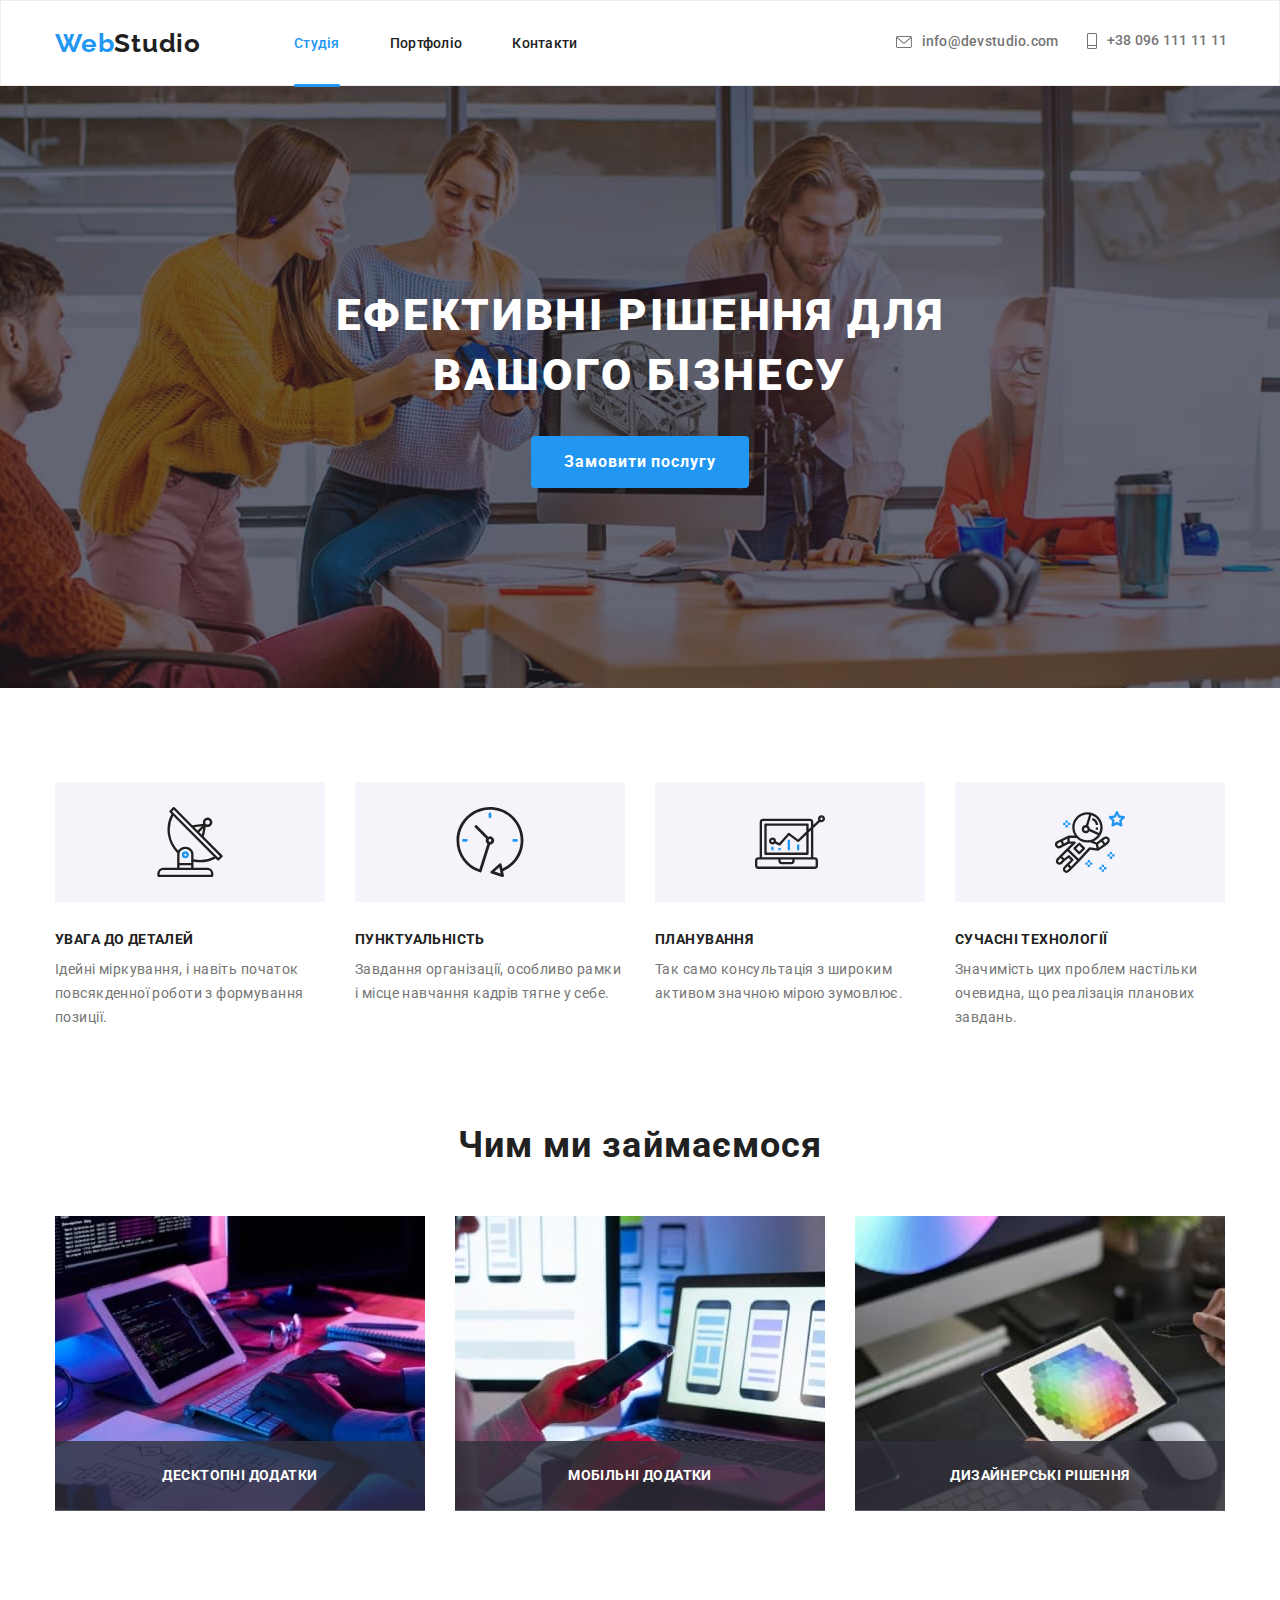
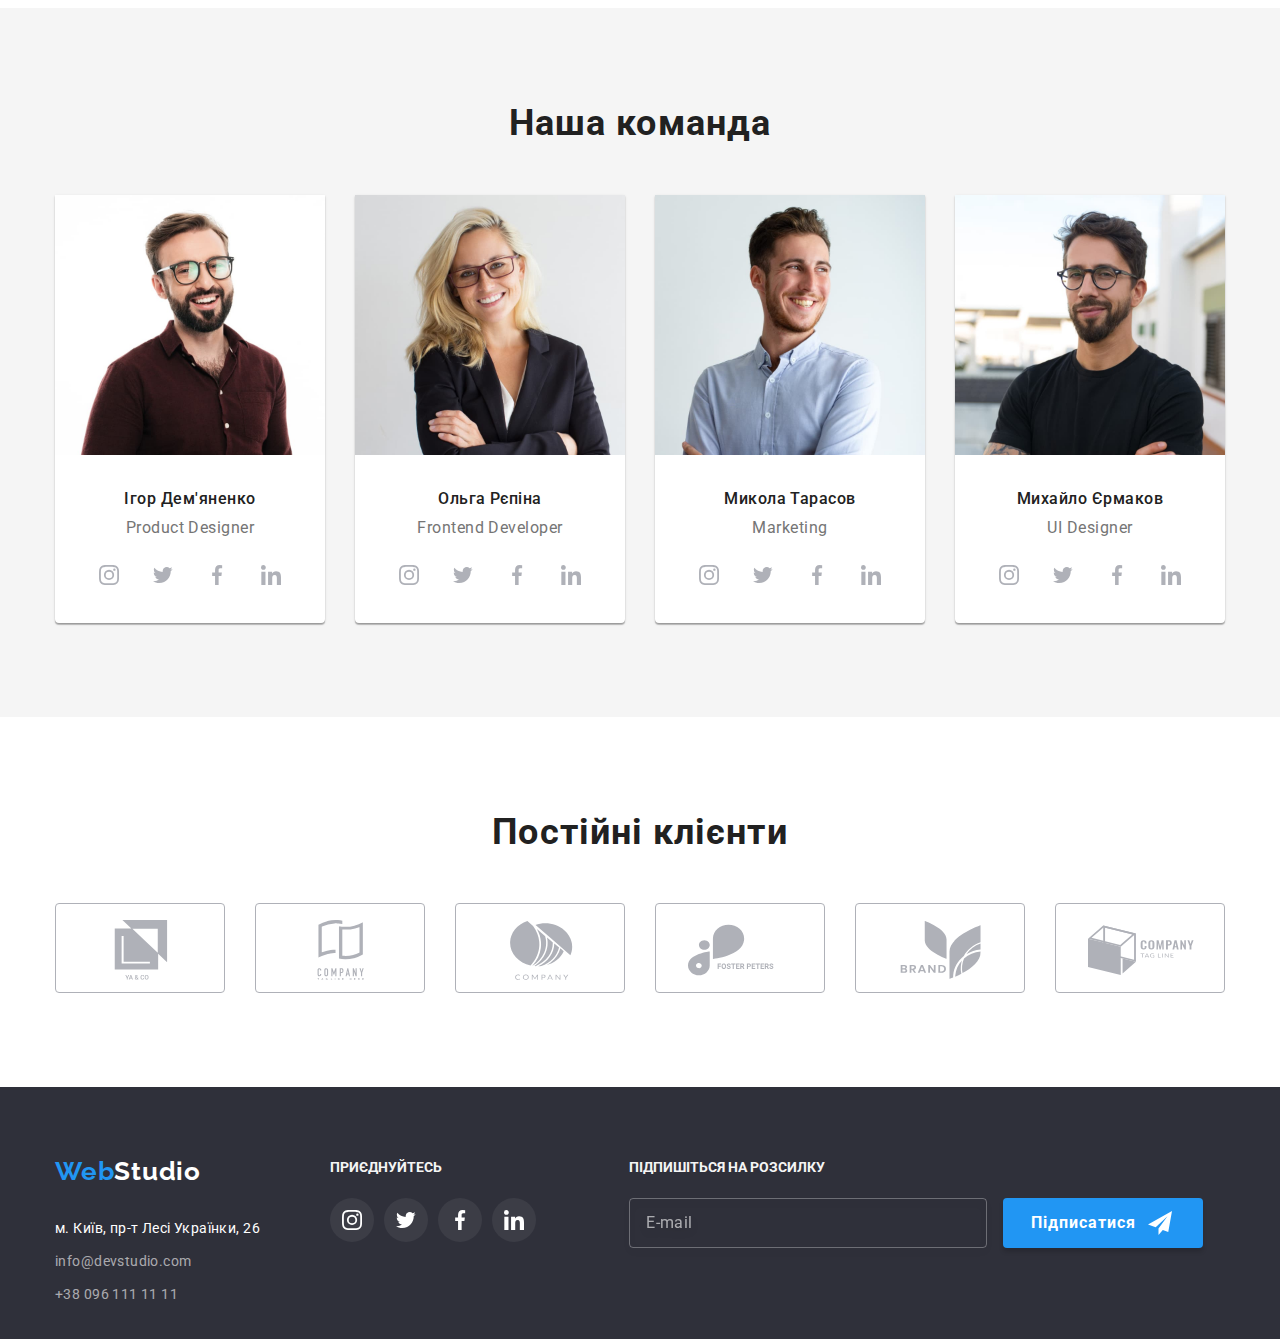
<file: index.html>
<!DOCTYPE html>
<html lang="en">
  <head>
    <meta charset="UTF-8" />
    <meta http-equiv="X-UA-Compatible" content="IE=edge" />
    <meta name="viewport" content="width=device-width, initial-scale=1.0" />
    <title>Студія</title>
    <link rel="preconnect" href="https://fonts.googleapis.com" />
    <link rel="preconnect" href="https://fonts.gstatic.com" crossorigin />
    <link
      href="https://fonts.googleapis.com/css2?family=Raleway:wght@700&family=Roboto:wght@400;500;700;900&display=swap"
      rel="stylesheet"
    />
    <link
      rel="stylesheet"
      href="https://cdnjs.cloudflare.com/ajax/libs/modern-normalize/1.1.0/modern-normalize.min.css"
    />
    <link rel="stylesheet" href="./css/styles.css" />
  </head>
  <body>
    <!--header-->
    <header class="header">
      <div class="container nav-flex">
        <nav class="header-nav nav-flex">
          <a href="index.html" class="logo logo-black"><span class="logo-web">Web</span>Studio</a>
          <ul class="link-list site-nav">
            <li class="lst nav-item"><a href="index.html" class="link current">Студія</a></li>
            <li class="lst nav-item"><a href="portfolio.html" class="link">Портфоліо</a></li>
            <li class="lst nav-item"><a href="" class="link">Контакти</a></li>
          </ul>
        </nav>
        <ul class="list">
          <li class="lst contact-item">
            <a class="link link-list" href="mailto:info@devstudio.com"
              ><svg class="contact-icon" width="16" height="12">
                <use href="./images/icons.svg#icon-envelope"></use></svg
              >info@devstudio.com</a
            >
          </li>

          <li class="lst contact-item contact-item1">
            <a class="link link-list" href="tel:+380961111111"
              ><svg class="contact-icon" width="10" height="16">
                <use href="./images/icons.svg#icon-mobile"></use></svg
              >+38 096 111 11 11</a
            >
          </li>
        </ul>
      </div>
    </header>
    <!--main-->
    <main>
      <section class="hero">
        <!--button-->
        <h1 class="hero-title">Ефективні рішення для вашого бізнесу</h1>
        <button data-modal-open type="button" class="hero-button">Замовити послугу</button>
      </section>
      <section class="section">
        <div class="container">
          <h2 hidden>Переваги</h2>
          <ul class="features">
            <!--feature 1-->

            <li class="lst">
              <div class="features-bcg">
                <svg class="features-icon" width="70" height="70">
                  <use href="./images/icons.svg#icon-antenna-1"></use>
                </svg>
              </div>
              <h3 class="features-title">УВАГА ДО ДЕТАЛЕЙ</h3>
              <p class="features-text">
                Ідейні міркування, і навіть початок повсякденної роботи з формування позиції.
              </p>
            </li>
            <!--feature 2-->
            <li class="lst">
              <div class="features-bcg">
                <svg class="features-icon" width="70" height="70">
                  <use href="./images/icons.svg#icon-clock-1"></use>
                </svg>
              </div>
              <h3 class="features-title">ПУНКТУАЛЬНІСТЬ</h3>
              <p class="features-text">
                Завдання організації, особливо рамки і місце навчання кадрів тягне у себе.
              </p>
            </li>
            <!--feature 3-->
            <li class="lst">
              <div class="features-bcg">
                <svg class="features-icon" width="70" height="70">
                  <use href="./images/icons.svg#icon-diagram-1"></use>
                </svg>
              </div>
              <h3 class="features-title">ПЛАНУВАННЯ</h3>
              <p class="features-text">
                Так само консультація з широким активом значною мірою зумовлює.
              </p>
            </li>
            <!--feature 4-->
            <li class="lst">
              <div class="features-bcg">
                <svg class="features-icon" width="70" height="70">
                  <use href="./images/icons.svg#icon-astronaut-1"></use>
                </svg>
              </div>
              <h3 class="features-title">СУЧАСНІ ТЕХНОЛОГІЇ</h3>
              <p class="features-text">
                Значимість цих проблем настільки очевидна, що реалізація планових завдань.
              </p>
            </li>
          </ul>
        </div>
      </section>
      <!--What we do-->
      <section class="work-section">
        <div class="container work-flex">
          <h2 class="titles">Чим ми займаємося</h2>
          <ul class="work-titles">
            <!--box1-->
            <li class="lst">
              <img src="images/photo.jpg" alt="use keyboard" width="370" />
              <div class="work-titles__description">
                <h3 class="work-titles__description-text">Десктопні додатки</h3>
              </div>
            </li>
            <!--box2-->
            <li class="lst">
              <img src="images/photo1.jpg" alt="use phone" width="370" />
              <div class="work-titles__description">
                <h3 class="work-titles__description-text">Мобільні додатки</h3>
              </div>
            </li>
            <!--box3-->
            <li class="lst">
              <img src="images/photo2.jpg" alt="use ipad" width="370" />
              <div class="work-titles__description">
                <h3 class="work-titles__description-text">Дизайнерські рішення</h3>
              </div>
            </li>
          </ul>
        </div>
      </section>
      <!--our team-->
      <section class="team">
        <div class="container">
          <h2 class="titles">Наша команда</h2>
          <ul class="team-titles">
            <!--team card 1-->
            <li class="lst">
              <img src="images/img.jpg" alt="man" width="270" />
              <h3 class="name">Ігор Дем'яненко</h3>
              <p class="work-name">Product Designer</p>
              <ul class="team-icons">
                <li class="team-bcg">
                  <a class="social-link" href="">
                    <svg class="team-icon">
                      <use href="./images/icons.svg#icon-instagram"></use>
                    </svg>
                  </a>
                </li>
                <li class="team-bcg">
                  <a class="social-link" href="">
                    <svg class="team-icon">
                      <use href="./images/icons.svg#icon-twitter"></use>
                    </svg>
                  </a>
                </li>
                <li class="team-bcg">
                  <a class="social-link" href="">
                    <svg class="team-icon">
                      <use href="./images/icons.svg#icon-facebook"></use>
                    </svg>
                  </a>
                </li>
                <li class="team-bcg">
                  <a class="social-link" href="">
                    <svg class="team-icon">
                      <use href="./images/icons.svg#icon-linkedin"></use>
                    </svg>
                  </a>
                </li>
              </ul>
            </li>
            <!--team card 2-->
            <li class="lst">
              <img src="images/img1.jpg" alt="woman" width="270" />
              <h3 class="name">Ольга Рєпіна</h3>
              <p class="work-name">Frontend Developer</p>
              <ul class="team-icons">
                <li class="team-bcg">
                  <a class="social-link" href="">
                    <svg class="team-icon">
                      <use href="./images/icons.svg#icon-instagram"></use>
                    </svg>
                  </a>
                </li>
                <li class="team-bcg">
                  <a class="social-link" href="">
                    <svg class="team-icon">
                      <use href="./images/icons.svg#icon-twitter"></use>
                    </svg>
                  </a>
                </li>
                <li class="team-bcg">
                  <a class="social-link" href="">
                    <svg class="team-icon">
                      <use href="./images/icons.svg#icon-facebook"></use>
                    </svg>
                  </a>
                </li>
                <li class="team-bcg">
                  <a class="social-link" href="">
                    <svg class="team-icon">
                      <use href="./images/icons.svg#icon-linkedin"></use>
                    </svg>
                  </a>
                </li>
              </ul>
            </li>
            <!--team card 3-->
            <li class="lst">
              <img src="images/img2.jpg" alt="man1" width="270" />
              <h3 class="name">Микола Тарасов</h3>
              <p class="work-name">Marketing</p>
              <ul class="team-icons">
                <li class="team-bcg">
                  <a class="social-link" href="">
                    <svg class="team-icon">
                      <use href="./images/icons.svg#icon-instagram"></use>
                    </svg>
                  </a>
                </li>
                <li class="team-bcg">
                  <a class="social-link" href="">
                    <svg class="team-icon">
                      <use href="./images/icons.svg#icon-twitter"></use>
                    </svg>
                  </a>
                </li>
                <li class="team-bcg">
                  <a class="social-link" href="">
                    <svg class="team-icon">
                      <use href="./images/icons.svg#icon-facebook"></use>
                    </svg>
                  </a>
                </li>
                <li class="team-bcg">
                  <a class="social-link" href="">
                    <svg class="team-icon">
                      <use href="./images/icons.svg#icon-linkedin"></use>
                    </svg>
                  </a>
                </li>
              </ul>
            </li>
            <!--team card 4-->
            <li class="lst">
              <img src="images/img3.jpg" alt="man2" width="270" />
              <h3 class="name">Михайло Єрмаков</h3>
              <p class="work-name">UI Designer</p>
              <ul class="team-icons">
                <li class="team-bcg">
                  <a class="social-link" href="">
                    <svg class="team-icon">
                      <use href="./images/icons.svg#icon-instagram"></use>
                    </svg>
                  </a>
                </li>
                <li class="team-bcg">
                  <a class="social-link" href="">
                    <svg class="team-icon">
                      <use href="./images/icons.svg#icon-twitter"></use>
                    </svg>
                  </a>
                </li>
                <li class="team-bcg">
                  <a class="social-link" href="">
                    <svg class="team-icon">
                      <use href="./images/icons.svg#icon-facebook"></use>
                    </svg>
                  </a>
                </li>
                <li class="team-bcg">
                  <a class="social-link" href="">
                    <svg class="team-icon">
                      <use href="./images/icons.svg#icon-linkedin"></use>
                    </svg>
                  </a>
                </li>
              </ul>
            </li>
          </ul>
        </div>
      </section>
      <section class="section">
        <div class="container">
          <h2 class="titles">Постійні клієнти</h2>
          <ul class="client-list">
            <!--client 1-->
            <li class="lst client-lst">
              <a class="client-link" href="">
                <svg class="clients-icon" width="106" height="60">
                  <use href="./images/icons.svg#icon-yaco"></use>
                </svg>
              </a>
            </li>
            <!--client 2-->
            <li class="lst client-lst">
              <a class="client-link" href="">
                <svg class="clients-icon" width="106" height="60">
                  <use href="./images/icons.svg#icon-company"></use>
                </svg>
              </a>
            </li>
            <!--client 3-->
            <li class="lst client-lst">
              <a class="client-link" href="">
                <svg class="clients-icon" width="106" height="60">
                  <use href="./images/icons.svg#icon-company2"></use>
                </svg>
              </a>
            </li>
            <!--client 4-->
            <li class="lst client-lst">
              <a class="client-link" href="">
                <svg class="clients-icon" width="106" height="60">
                  <use href="./images/icons.svg#icon-foster"></use>
                </svg>
              </a>
            </li>
            <!--client 5-->
            <li class="lst client-lst">
              <a class="client-link" href="">
                <svg class="clients-icon" width="106" height="60">
                  <use href="./images/icons.svg#icon-brand"></use>
                </svg>
              </a>
            </li>
            <!--client 6-->
            <li class="lst client-lst">
              <a class="client-link" href="">
                <svg class="clients-icon" width="106" height="60">
                  <use href="./images/icons.svg#icon-tag"></use>
                </svg>
              </a>
            </li>
          </ul>
        </div>
      </section>
    </main>
    <!--footer-->
    <footer class="footer">
      <div class="container">
        <div class="footer-flex">
          <div class="contacts-flex">
            <a href="index.html" class="logo logo-white"><span class="logo-web">Web</span>Studio</a>
            <address class="footer-adress">
              <ul class="adress-list">
                <li class="lst">
                  <a
                    href="https://www.google.com.ua/maps/@50.4851493,30.4721233,14z?hl=ru"
                    target="_blank"
                    rel="noopener noreferrer"
                    class="adress-link link1"
                    >м. Київ, пр-т Лесі Українки, 26</a
                  >
                </li>
                <li class="lst">
                  <a href="mailto:info@devstudio.com" class="adress-link link"
                    >info@devstudio.com</a
                  >
                </li>
                <li class="lst">
                  <a href="tel:+380961111111" class="adress-link link">+38 096 111 11 11</a>
                </li>
              </ul>
            </address>
          </div>
          <div class="social-flex">
            <p class="social-text">Приєднуйтесь</p>
            <ul class="footer-icons">
              <li class="team-bcg footer-bcg">
                <a class="social-link footer-link" href="">
                  <svg class="team-icon">
                    <use href="./images/icons.svg#icon-instagram"></use>
                  </svg>
                </a>
              </li>
              <li class="team-bcg footer-bcg">
                <a class="social-link footer-link" href="">
                  <svg class="team-icon">
                    <use href="./images/icons.svg#icon-twitter"></use>
                  </svg>
                </a>
              </li>
              <li class="team-bcg footer-bcg">
                <a class="social-link footer-link" href="">
                  <svg class="team-icon">
                    <use href="./images/icons.svg#icon-facebook"></use>
                  </svg>
                </a>
              </li>
              <li class="team-bcg footer-bcg">
                <a class="social-link footer-link" href="">
                  <svg class="team-icon">
                    <use href="./images/icons.svg#icon-linkedin"></use>
                  </svg>
                </a>
              </li>
            </ul>
          </div>
          <div class="subscribe-flex">
            <p class="social-text">Підпишіться на розсилку</p>
            <label class="footer-submit-label visually-hidden" for="submit-mail">submit mail</label>
            <input
              class="footer-input"
              type="email"
              name="submit-mail"
              id="submit-mail"
              placeholder="E-mail"
            />
            <button class="footer-submit-btn" type="submit">
              Підписатися
              <svg class="footer-icon">
                <use href="./images/icons.svg#icon-send"></use>
              </svg>
            </button>
          </div>
        </div>
      </div>
    </footer>
    <div class="backdrop is-hidden" data-modal>
      <div class="modal">
        <button class="close-btn" type="button" data-modal-close>
          <svg width="18" height="18">
            <use href="./images/icons.svg#icon-close"></use>
          </svg>
        </button>
        <form class="form">
          <p class="form-teg">Залиште свої дані, ми вам передзвонимо</p>
          <div class="form-list">
            <label class="form-label" for="name">Імя</label>
            <p>
              <input class="form-input" type="text" name="name" id="name" placeholder=" " />
              <svg class="name-icon">
                <use href="./images/icons.svg#icon-name"></use>
              </svg>
            </p>

            <label class="form-label" for="tel">Телефон</label>
            <p>
              <input class="form-input" type="tel" name="tel" id="tel" placeholder=" " />
              <svg class="phone-icon">
                <use href="./images/icons.svg#icon-phone"></use>
              </svg>
            </p>

            <label class="form-label" for="mail">Пошта</label>
            <p>
              <input class="form-input" type="email" name="mail" id="mail" placeholder=" " />
              <svg class="mail-icon">
                <use href="./images/icons.svg#icon-mail"></use>
              </svg>
            </p>

            <label class="comment-label form-label" for="comment">Комментарій</label>
            <p>
              <textarea
                class="comment"
                name="comment"
                id="comment"
                placeholder="Введіть текст"
              ></textarea>
            </p>
          </div>
          <div class="policy-button">
            <label class="policy-label" for="policy">
              <input class="form-checkbox" type="checkbox" name="policy" id="policy" />
              <span class="icon-check"></span>
              Погоджуюся з розсилкою та приймаю <a class="policy-link" href="">Умови договору</a>
            </label>
            <button class="hero-button submit-button" type="submit">Відправити</button>
          </div>
        </form>
      </div>
    </div>
    <script src="./js/modal.js"></script>
  </body>
</html>
</file>
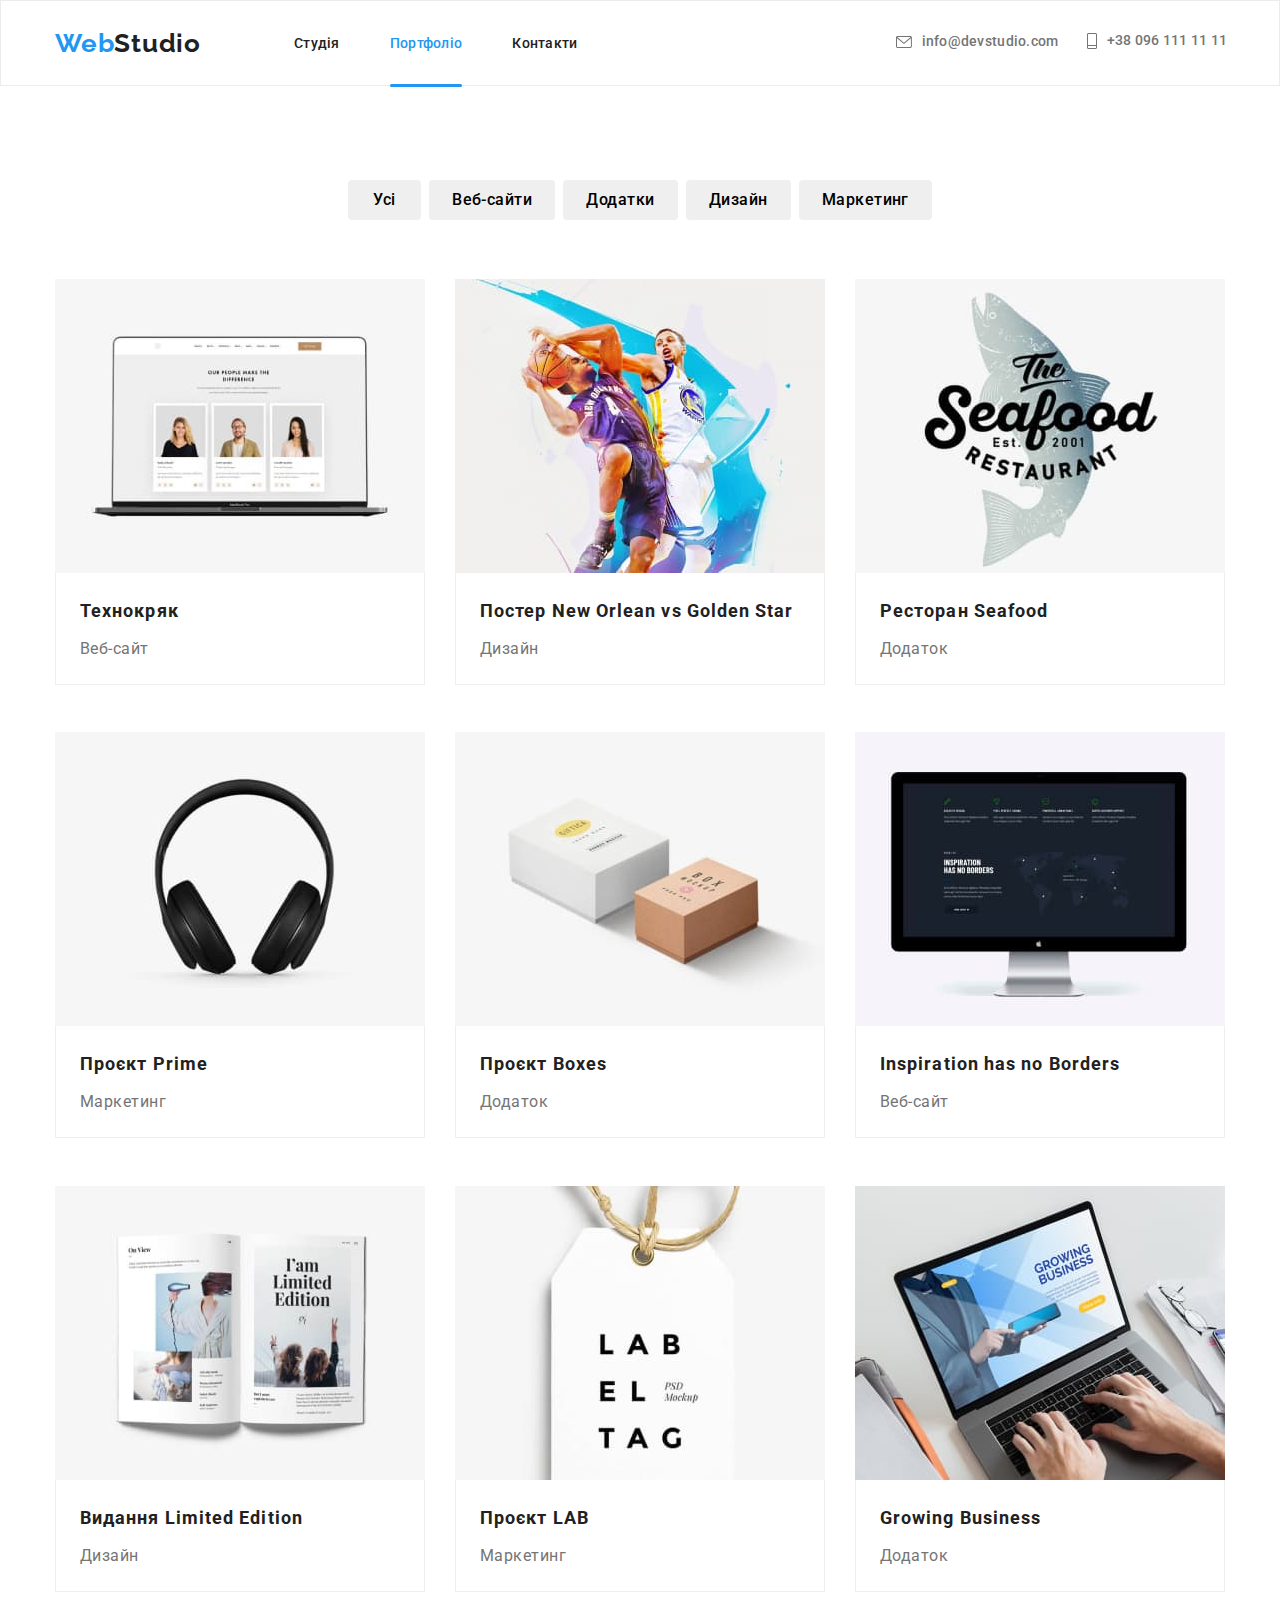
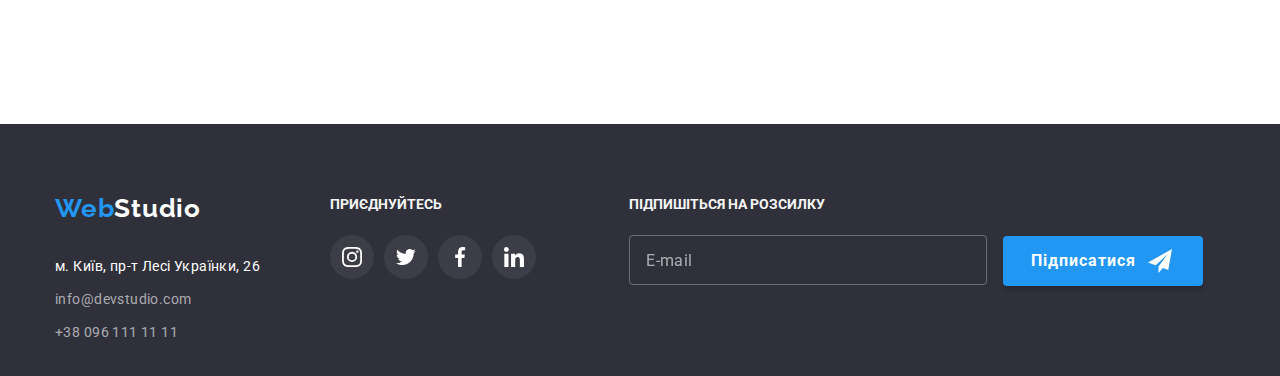
<file: portfolio.html>
<!DOCTYPE html>
<html lang="en">
  <head>
    <meta charset="UTF-8" />
    <meta http-equiv="X-UA-Compatible" content="IE=edge" />
    <meta name="viewport" content="width=device-width, initial-scale=1.0" />
    <title>Портфоліо</title>
    <link rel="preconnect" href="https://fonts.googleapis.com" />
    <link rel="preconnect" href="https://fonts.gstatic.com" crossorigin />
    <link
      href="https://fonts.googleapis.com/css2?family=Raleway:wght@700&family=Roboto:wght@400;500;700;900&display=swap"
      rel="stylesheet"
    />
    <link
      rel="stylesheet"
      href="https://cdnjs.cloudflare.com/ajax/libs/modern-normalize/1.1.0/modern-normalize.min.css"
    />
    <link rel="stylesheet" href="./css/styles.css" />
  </head>
  <body>
    <!--header-->
    <!--header-->
    <header class="header">
      <div class="container nav-flex">
        <nav class="header-nav nav-flex">
          <a href="index.html" class="logo logo-black"><span class="logo-web">Web</span>Studio</a>
          <ul class="link-list site-nav">
            <li class="lst nav-item"><a href="index.html" class="link">Студія</a></li>
            <li class="lst nav-item">
              <a href="portfolio.html" class="link current">Портфоліо</a>
            </li>
            <li class="lst nav-item"><a href="" class="link">Контакти</a></li>
          </ul>
        </nav>
        <ul class="list">
          <li class="lst contact-item">
            <a class="link link-list" href="mailto:info@devstudio.com"
              ><svg class="contact-icon" width="16" height="12">
                <use href="./images/icons.svg#icon-envelope"></use></svg
              >info@devstudio.com</a
            >
          </li>

          <li class="lst contact-item contact-item1">
            <a class="link link-list" href="tel:+380961111111"
              ><svg class="contact-icon" width="10" height="16">
                <use href="./images/icons.svg#icon-mobile"></use></svg
              >+38 096 111 11 11</a
            >
          </li>
        </ul>
      </div>
    </header>
    <!-- main -->
    <main>
      <!-- filters -->
      <section class="section">
        <div class="container">
          <h1 hidden>Фільтри</h1>
          <ul class="buttons-list">
            <li class="lst"><button type="button" class="btns">Усі</button></li>
            <li class="lst"><button type="button" class="btns">Веб-сайти</button></li>
            <li class="lst"><button type="button" class="btns">Додатки</button></li>
            <li class="lst"><button type="button" class="btns">Дизайн</button></li>
            <li class="lst"><button type="button" class="btns">Маркетинг</button></li>
          </ul>

          <!-- projects -->
          <ul class="projects">
            <!--project 1 -->
            <li class="lst">
              <div class="projects-a">
                <img src="images/portfolio1.jpg" alt="man" width="370" height="294" />
                <div class="projects-overlay">
                  <p class="overlay-text">
                    Ресурс пропонує комплексні пропозиції з різним рівнем функціоналу та сервісів.
                    Все це дозволить відвідувачу отримати вичерпні відомості про компанію чи
                    приватну особу
                  </p>
                </div>
              </div>
              <div class="projects-border">
                <h2 class="group1">Технокряк</h2>
                <p class="title">Веб-сайт</p>
              </div>
            </li>
            <!--project 2 -->
            <li class="lst">
              <div class="projects-a">
                <img src="images/portfolio2.jpg" alt="man" width="370" height="294" />
                <div class="projects-overlay">
                  <p class="overlay-text">
                    Ресурс пропонує комплексні пропозиції з різним рівнем функціоналу та сервісів.
                    Все це дозволить відвідувачу отримати вичерпні відомості про компанію чи
                    приватну особу
                  </p>
                </div>
              </div>
              <div class="projects-border">
                <h2 class="group1">Постер New Orlean vs Golden Star</h2>
                <p class="title">Дизайн</p>
              </div>
            </li>
            <!--project 3 -->
            <li class="lst">
              <div class="projects-a">
                <img src="images/portfolio3.jpg" alt="man" width="370" height="294" />
                <div class="projects-overlay">
                  <p class="overlay-text">
                    Ресурс пропонує комплексні пропозиції з різним рівнем функціоналу та сервісів.
                    Все це дозволить відвідувачу отримати вичерпні відомості про компанію чи
                    приватну особу
                  </p>
                </div>
              </div>
              <div class="projects-border">
                <h2 class="group1">Ресторан Seafood</h2>
                <p class="title">Додаток</p>
              </div>
            </li>
            <!--project 4 -->
            <li class="lst">
              <div class="projects-a">
                <img src="images/portfolio4.jpg" alt="man" width="370" height="294" />
                <div class="projects-overlay">
                  <p class="overlay-text">
                    Ресурс пропонує комплексні пропозиції з різним рівнем функціоналу та сервісів.
                    Все це дозволить відвідувачу отримати вичерпні відомості про компанію чи
                    приватну особу
                  </p>
                </div>
              </div>
              <div class="projects-border">
                <h2 class="group1">Проєкт Prime</h2>
                <p class="title">Маркетинг</p>
              </div>
            </li>
            <!--project 5 -->
            <li class="lst">
              <div class="projects-a">
                <img src="images/portfolio5.jpg" alt="man" width="370" height="294" />
                <div class="projects-overlay">
                  <p class="overlay-text">
                    Ресурс пропонує комплексні пропозиції з різним рівнем функціоналу та сервісів.
                    Все це дозволить відвідувачу отримати вичерпні відомості про компанію чи
                    приватну особу
                  </p>
                </div>
              </div>
              <div class="projects-border">
                <h2 class="group1">Проєкт Boxes</h2>
                <p class="title">Додаток</p>
              </div>
            </li>
            <!--project 6 -->
            <li class="lst">
              <div class="projects-a">
                <img src="images/portfolio6.jpg" alt="man" width="370" height="294" />
                <div class="projects-overlay">
                  <p class="overlay-text">
                    Ресурс пропонує комплексні пропозиції з різним рівнем функціоналу та сервісів.
                    Все це дозволить відвідувачу отримати вичерпні відомості про компанію чи
                    приватну особу
                  </p>
                </div>
              </div>
              <div class="projects-border">
                <h2 class="group1">Inspiration has no Borders</h2>
                <p class="title">Веб-сайт</p>
              </div>
            </li>
            <!--project 7 -->
            <li class="lst">
              <div class="projects-a">
                <img src="images/portfolio7.jpg" alt="man" width="370" height="294" />
                <div class="projects-overlay">
                  <p class="overlay-text">
                    Ресурс пропонує комплексні пропозиції з різним рівнем функціоналу та сервісів.
                    Все це дозволить відвідувачу отримати вичерпні відомості про компанію чи
                    приватну особу
                  </p>
                </div>
              </div>
              <div class="projects-border">
                <h2 class="group1">Видання Limited Edition</h2>
                <p class="title">Дизайн</p>
              </div>
            </li>
            <!--project 8 -->
            <li class="lst">
              <div class="projects-a">
                <img src="images/portfolio8.jpg" alt="man" width="370" height="294" />
                <div class="projects-overlay">
                  <p class="overlay-text">
                    Ресурс пропонує комплексні пропозиції з різним рівнем функціоналу та сервісів.
                    Все це дозволить відвідувачу отримати вичерпні відомості про компанію чи
                    приватну особу
                  </p>
                </div>
              </div>
              <div class="projects-border">
                <h2 class="group1">Проєкт LAB</h2>
                <p class="title">Маркетинг</p>
              </div>
            </li>
            <!--project 9 -->
            <li class="lst">
              <div class="projects-a">
                <img src="images/portfolio9.jpg" alt="man" width="370" height="294" />
                <div class="projects-overlay">
                  <p class="overlay-text">
                    Ресурс пропонує комплексні пропозиції з різним рівнем функціоналу та сервісів.
                    Все це дозволить відвідувачу отримати вичерпні відомості про компанію чи
                    приватну особу
                  </p>
                </div>
              </div>
              <div class="projects-border">
                <h2 class="group1">Growing Business</h2>
                <p class="title">Додаток</p>
              </div>
            </li>
          </ul>
        </div>
      </section>
    </main>
    <!--footer-->
    <footer class="footer">
      <div class="container">
        <div class="footer-flex">
          <div class="contacts-flex">
            <a href="index.html" class="logo logo-white"><span class="logo-web">Web</span>Studio</a>
            <address class="footer-adress">
              <ul class="adress-list">
                <li class="lst">
                  <a
                    href="https://www.google.com.ua/maps/@50.4851493,30.4721233,14z?hl=ru"
                    target="_blank"
                    rel="noopener noreferrer"
                    class="adress-link link1"
                    >м. Київ, пр-т Лесі Українки, 26</a
                  >
                </li>
                <li class="lst">
                  <a href="mailto:info@devstudio.com" class="adress-link link"
                    >info@devstudio.com</a
                  >
                </li>
                <li class="lst">
                  <a href="tel:+380961111111" class="adress-link link">+38 096 111 11 11</a>
                </li>
              </ul>
            </address>
          </div>
          <div class="social-flex">
            <p class="social-text">Приєднуйтесь</p>
            <ul class="footer-icons">
              <li class="team-bcg footer-bcg">
                <a class="social-link footer-link" href="">
                  <svg class="team-icon">
                    <use href="./images/icons.svg#icon-instagram"></use>
                  </svg>
                </a>
              </li>
              <li class="team-bcg footer-bcg">
                <a class="social-link footer-link" href="">
                  <svg class="team-icon">
                    <use href="./images/icons.svg#icon-twitter"></use>
                  </svg>
                </a>
              </li>
              <li class="team-bcg footer-bcg">
                <a class="social-link footer-link" href="">
                  <svg class="team-icon">
                    <use href="./images/icons.svg#icon-facebook"></use>
                  </svg>
                </a>
              </li>
              <li class="team-bcg footer-bcg">
                <a class="social-link footer-link" href="">
                  <svg class="team-icon">
                    <use href="./images/icons.svg#icon-linkedin"></use>
                  </svg>
                </a>
              </li>
            </ul>
          </div>
          <div class="subscribe-flex">
            <p class="social-text">Підпишіться на розсилку</p>
            <label class="footer-submit-label visually-hidden" for="submit-mail">submit mail</label>
            <input
              class="footer-input"
              type="email"
              name="submit-mail"
              id="submit-mail"
              placeholder="E-mail"
            />
            <button class="footer-submit-btn" type="submit">
              Підписатися
              <svg class="footer-icon">
                <use href="./images/icons.svg#icon-send"></use>
              </svg>
            </button>
          </div>
        </div>
      </div>
    </footer>
  </body>
</html>
</file>
<file: css/styles.css>
:root {
  --accent-color: #2196f3;
  --primary-text: #212121;
  --secondary-text: #757575;
  --footer-bcg: #2f303a;
  --primary-bcg: #f5f5f5;
  --footer-linkcolor: rgba(255, 255, 255, 0.6);
  --footer-adrescolor: #ffffff;
  --filter-secondarycolor: #ffffff;
  --header-logocolor: #000000;
  --hero-bcg: #2f303a;
  --btns-color: #f5f4fa;
  --caubic: cubic-bezier(0.4, 0, 0.2, 1);
  --wait: 250ms;
}
body {
  color: var(--primary-text);
  background-color: var(--filter-secondarycolor);
  font-family: Roboto, sans-serif;
}
h1,
h2,
h3,
h4,
h5,
h6,
p,
ul {
  margin: 0;
  padding: 0;
}
.container {
  width: 1200px;
  margin-left: auto;
  margin-right: auto;
  padding-left: 15px;
  padding-right: 15px;

  /* outline: 2px solid tomato; */
}
.site-nav {
  display: flex;
}

.nav-flex {
  display: flex;
  align-items: center;
}
.site-nav .nav-item {
  margin-right: 50px;
}
.site-nav .nav-item:last-child {
  margin-right: 0px;
}
.site-nav {
  display: flex;
  margin-left: 93px;
}
.nav-item {
  position: relative;
  display: block;
  padding-top: 32px;
  padding-bottom: 32px;
}
.contact-icon {
  margin-right: 10px;
  fill: currentColor;
}

.list {
  padding-top: 32px;
  padding-bottom: 32px;
  display: flex;
  margin-left: 318px;
  align-items: center;
}
.list .contact-item {
  margin-right: 30px;
  width: 161px;
}
.list .contact-item1 {
  width: 142px;
}
.list .contact-item:last-child {
  margin-right: 0px;
}

.lst {
  list-style: none;
}
.link {
  text-decoration: none;
}
/* header */
.header {
  border: 1px solid #ececec;
  background-color: var(--filter-secondarycolor);
}

.header-nav .logo {
  margin: auto;
}

.link {
  font-family: 'Roboto';
  font-style: normal;
  font-weight: 500;
  font-size: 14px;
  line-height: 1.14;
  letter-spacing: 0.02em;
  color: var(--primary-text);
  transition: color var(--wait) var(--caubic);
}
.link:hover,
.link:focus,
.contact-icon :hover {
  color: var(--accent-color);
}
.logo {
  align-items: center;
  text-align: center;

  font-family: 'Raleway';
  font-style: normal;
  font-weight: 700;
  font-size: 26px;
  line-height: 1.9;
  letter-spacing: 0.03em;
  text-decoration: none;
}
.logo-white {
  color: var(--filter-secondarycolor);
}
.logo-black {
  color: var(--primary-text);
}
.logo-web {
  color: var(--accent-color);
}
.link-list {
  color: var(--secondary-text);
  display: inline-flex;
  align-items: center;
}
/* index */
/* hero */
.hero {
  padding-top: 200px;
  padding-bottom: 200px;

  max-width: 1600px;
  min-height: 600px;
  margin-left: auto;
  margin-right: auto;

  background-image: linear-gradient(to right, rgba(47, 48, 58, 0.4), rgba(47, 48, 58, 0.4)),
    url(../images/cap.jpg);
  background-color: var(--hero-bcg);
  background-repeat: no-repeat;
  background-position: center;
  background-size: cover;

  text-align: center;
}
.hero-title {
  margin-bottom: 30px;
  margin-left: auto;
  margin-right: auto;
  max-width: 696px;

  font-weight: 900;
  font-size: 44px;
  line-height: 1.36;
  letter-spacing: 0.06em;
  text-transform: uppercase;

  color: var(--filter-secondarycolor);
}
.hero-button {
  display: inline-block;
  min-width: 200px;
  border-radius: 4px;
  border: 1px solid transparent;
  padding: 10px 32px;

  font-family: 'Roboto', sans-serif;
  font-weight: 700;
  font-size: 16px;
  line-height: 1.88;
  align-items: center;
  text-align: center;
  letter-spacing: 0.06em;
  cursor: pointer;

  background-color: var(--accent-color);
  color: var(--filter-secondarycolor);
  cursor: pointer;
  transition: color var(--wait) var(--caubic);
}
.hero-button:hover,
.hero-button:focus {
  color: var(--accent-color);
  background-color: var(--filter-secondarycolor);
}
/* features */

.features-bcg {
  display: flex;
  width: 270px;
  height: 120px;
  background-color: var(--btns-color);
  margin-bottom: 30px;
  align-items: center;
  justify-content: center;
  flex-direction: column;
}

.features-title {
  margin-bottom: 10px;

  font-size: 14px;
  line-height: 1.14;
  letter-spacing: 0.03em;
  text-transform: uppercase;
  margin-bottom: 10px;
}
.features-text {
  max-width: 270px;

  font-size: 14px;
  line-height: 1.71;
  letter-spacing: 0.03em;

  color: var(--secondary-text);
}
.section {
  padding-top: 94px;
  padding-bottom: 94px;
}
.features {
  display: flex;
}
.features .lst:not(:last-child) {
  margin-right: 30px;
}
/* work */
.work-titles {
  display: flex;
}

.work-titles .lst:not(:last-child) {
  margin-right: 30px;
}
.work-section {
  padding-bottom: 94px;
}
.work-titles .lst {
  position: relative;
}
.work-titles__description {
  position: absolute;
  left: 0;
  top: 225px;
  width: 370px;
  height: 70px;
  background: rgba(47, 48, 58, 0.8);
  padding: 27px;
}
.work-titles__description-text {
  font-weight: 700;
  font-size: 14px;
  line-height: 1.14;
  text-align: center;
  letter-spacing: 0.03em;
  text-transform: uppercase;
  color: #ffffff;
}
.work-titles .lst {
  position: relative;
}
.work-titles__description {
  position: absolute;
  left: 0;
  top: 225px;
  width: 370px;
  height: 70px;
  background: rgba(47, 48, 58, 0.8);
  padding: 27px;
}
.work-titles__description-text {
  font-weight: 700;
  font-size: 14px;
  line-height: 1.14;
  text-align: center;
  letter-spacing: 0.03em;
  text-transform: uppercase;
  color: #ffffff;
}
/* team */
.team {
  padding-top: 94px;
  background-color: var(--primary-bcg);
}
.team-titles {
  display: flex;
}
.titles {
  margin-bottom: 50px;
  font-family: 'Roboto';
  font-style: normal;
  font-weight: 700;
  font-size: 36px;
  line-height: 1.17;
  text-align: center;
  letter-spacing: 0.03em;
}
.team-titles h3 {
  padding-top: 30px;
  font-family: 'Roboto';
  font-style: normal;
  font-weight: 500;
  font-size: 16px;
  line-height: 1.19;
  text-align: center;
  letter-spacing: 0.03em;
}
.team-titles .lst:not(:last-child) {
  margin-right: 30px;
}
.team-titles .lst {
  box-shadow: 0px 1px 3px rgba(0, 0, 0, 0.12), 0px 1px 1px rgba(0, 0, 0, 0.14),
    0px 2px 1px rgba(0, 0, 0, 0.2);
  margin-bottom: 94px;
  border-radius: 0px 0px 4px 4px;
  width: 270px;
  height: 428px;

  background-color: var(--filter-secondarycolor);
}
.team-icons {
  display: flex;
  list-style-type: none;
  margin-left: 32px;
  margin-top: 16px;
  width: 206px;
  height: 44px;
}
.team-icon {
  width: 20px;
  height: 20px;
  margin: 12px;
  fill: currentColor;
}

.social-link {
  width: 44px;
  height: 44px;
  display: block;
  border-radius: 50%;
  color: #afb1b8;
  transition: background-color var(--wait) var(--caubic), color var(--wait) var(--caubic);
}
.social-link:hover,
.social-link:focus {
  background-color: var(--accent-color);
  color: var(--filter-secondarycolor);
}
.team-bcg:not(:last-child) {
  margin-right: 10px;
}
.team-titles p {
  margin-top: 10px;
  margin-bottom: 16px;
  font-family: 'Roboto';
  font-style: normal;
  font-weight: 400;
  font-size: 16px;
  line-height: 1.2;
  text-align: center;
  letter-spacing: 0.03em;
  color: var(--secondary-text);
}
.client-list {
  display: flex;
  padding: 0;
  margin: 0;
  list-style: none;
  justify-content: space-between;
  align-items: center;
}

.client-lst {
  width: 170px;
  height: 90px;
}
.client-link {
  width: 170px;
  height: 90px;
  display: block;
  border: 1px solid #afb1b8;
  border-radius: 4px 4px 4px 4px;
  color: #afb1b8;
  background-color: #fff;
  padding: 16px 32px;
  transition: color var(--wait) var(--caubic);
}
.client-lst:not(:last-child) {
  margin-right: 30px;
}
.clients-icon {
  fill: currentColor;
}
.client-link:hover,
.client-link:focus {
  color: var(--accent-color);
  border-color: var(--accent-color);
}
/* portfolio */
/* btns */
.btns {
  display: inline-block;
  min-width: 73px;
  border-radius: 4px;
  border: 1px solid transparent;
  padding: 6px 22px;

  font-family: 'Roboto';
  font-style: normal;
  font-weight: 500;
  font-size: 16px;
  line-height: 1.62;
  text-align: center;
  letter-spacing: 0.03em;
  cursor: pointer;
  transition: color var(--wait) var(--caubic), box-shadow var(--wait) var(--caubic);
}
.btns:hover,
.btns:focus {
  filter: drop-shadow(0px 4px 4px rgba(0, 0, 0, 0.25));

  background-color: var(--accent-color);
  color: var(--filter-secondarycolor);
}

.buttons-list {
  display: flex;
  justify-content: center;
  margin-bottom: 50px;
}
.buttons-list .lst {
  align-items: center;
}
.buttons-list .lst:not(:last-child) {
  margin-right: 8px;
}

/* projects */
.projects img {
  display: block;
}
.projects-a {
  position: relative;
  overflow: hidden;
}
.projects-overlay {
  position: absolute;
  width: 100%;
  height: 100%;
  top: 0;
  left: 0;
  background-color: var(--accent-color);
  transform: translateY(100%);
  transition: transform var(--wait) var(--caubic);
}
.overlay-text {
  position: absolute;
  top: 0;
  left: 0;
  width: 322px;
  height: 168px;
  font-weight: 400;
  font-size: 18px;
  line-height: 28px;
  letter-spacing: 0.03em;
  color: var(--filter-secondarycolor);

  padding: 63px 24px;
}
.projects .lst:hover .projects-overlay {
  transform: translateY(0);
}
.projects {
  align-items: center;
  display: flex;
  flex-wrap: wrap;
  height: 1360px;
}

.projects .lst:not(:last-child) {
  margin-right: 30px;
}
.projects .lst {
  margin-bottom: 30px;
  transition: color var(--wait) var(--caubic), box-shadow var(--wait) var(--caubic);
}

.projects .lst:nth-child(3n + 3) {
  margin-right: 0px;
}
.projects-border {
  border: 1px solid #eeeeee;
  border-top: transparent;
  padding: 20px 24px;
}
.projects .lst:hover,
.projects .lst:focus {
  box-shadow: 0px 3px 1px rgba(0, 0, 0, 0.1), 0px 1px 2px rgba(0, 0, 0, 0.08),
    0px 2px 2px rgba(0, 0, 0, 0.12);
}

.group1 {
  font-family: 'Roboto';
  font-style: normal;
  font-weight: 700;
  font-size: 18px;
  line-height: 2;
  letter-spacing: 0.06em;
}
.title {
  margin-top: 5px;

  font-family: 'Roboto';
  font-style: normal;
  font-weight: 400;
  font-size: 16px;
  line-height: 1.88;
  letter-spacing: 0.03em;
  color: var(--secondary-text);
}
/* footer */

.footer {
  height: 252px;
  padding-top: 60px;
  padding-bottom: 60px;

  background-color: var(--footer-bcg);
}
.footer-flex {
  display: flex;
  margin: 0;
  padding: 0;
  list-style: none;
}
.social-flex {
  height: 80px;
  margin-left: 70px;
}
.footer-icons {
  display: flex;
  padding: 0;
  margin-top: 0;
  list-style: none;
  justify-content: space-between;
  align-items: center;
}
.footer-link {
  color: #ffffff;
  background-color: #ffffff10;
  transition: background-color var(--wait) var(--caubic), color var(--wait) var(--caubic);
}
.social-text {
  padding: 20px 0px 10px 0px;
  margin-bottom: 20px;
  font-weight: 700;
  font-size: 14px;
  line-height: 1.14px;
  text-transform: uppercase;
  color: var(--primary-bcg);
}

.adress-link {
  font-family: 'Roboto';
  font-style: normal;
  font-weight: 400;
  font-size: 14px;
  line-height: 24px;
  letter-spacing: 0.03em;

  color: var(--footer-linkcolor);
}

.adress-list .lst:not(:last-child) {
  margin-bottom: 9px;
}
.adress-list {
  padding-top: 20px;
}
.link1 {
  color: var(--filter-secondarycolor);
  text-decoration: none;
}
.current {
  color: var(--accent-color);
}

.current::after {
  position: absolute;
  content: '';
  top: 100%;
  width: 100%;
  display: block;
  height: 3px;
  background-color: var(--accent-color);
  border-radius: 3px;
}
/* subscribe */
.subscribe-flex {
  margin-left: 93px;
}
.footer-input {
  width: 358px;
  height: 50px;
  border: 1px solid rgba(255, 255, 255, 0.3);
  filter: drop-shadow(0px 4px 4px rgba(0, 0, 0, 0.15));
  border-radius: 4px;
  background-color: transparent;
  color: white;
  padding-left: 16px;
}
.footer-input::placeholder {
  font-weight: 400;
  font-size: 16px;
  line-height: 1.25;
  display: flex;
  align-items: center;
  letter-spacing: 0.03em;

  color: rgba(255, 255, 255, 0.6);
}
.text {
  font-weight: 400;
  font-size: 16px;
  line-height: 1.25;
  align-items: center;
  letter-spacing: 0.03em;
  color: rgba(255, 255, 255, 0.6);
}
.footer-submit-btn {
  display: inline-flex;
  align-items: center;

  border: none;
  border-radius: 4px;
  background-color: var(--accent-color);
  box-shadow: 0px 4px 4px rgba(0, 0, 0, 0.15);
  color: var(--filter-secondarycolor);

  font-family: 'Roboto';
  font-style: normal;
  font-weight: 700;
  font-size: 16px;
  line-height: 1.87;
  letter-spacing: 0.06em;

  cursor: pointer;
  width: 200px;
  height: 50px;
  margin-left: 12px;
  padding-left: 28px;
  transition: color var(--wait) var(--caubic);
}
.footer-submit-btn:hover,
.footer-submit-btn:focus {
  background-color: #188ce8;
  color: white;
}
.visually-hidden {
  position: absolute;
  width: 1px;
  height: 1px;
  margin: -1px;
  border: 0;
  padding: 0;

  white-space: nowrap;
  clip-path: inset(100%);
  clip: rect(0 0 0 0);
  overflow: hidden;
}
.footer-icon {
  width: 24px;
  height: 24px;
  margin: 12px;
  fill: currentColor;
}

.footer-subscribe {
  fill: white;
}
.footer-button:hover .footer-subscribe {
  fill: var(--accent-color);
}
/* modal */
.backdrop {
  position: fixed;
  display: flex;
  align-items: center;
  justify-content: center;
  top: 0;
  background-color: rgba(0, 0, 0, 0.2);
  width: 100%;
  height: 100%;
  transition: opacity var(--wait) var(--caubic), visibility var(--wait) var(--caubic);
}
.backdrop.is-hidden {
  opacity: 0;
  visibility: hidden;
  outline: 1px solid tomato;
}
.backdrop.is-hidden .modal {
  transform: scale(2);
}
.modal {
  position: relative;
  background-color: white;
  border-radius: 4px;
  width: 528px;
  height: 581px;
  transform: scale(1);
  transition: transform var(--wait) var(--caubic);
}
.close-btn {
  position: absolute;

  display: flex;
  align-items: center;
  justify-content: center;
  right: 8px;
  top: 8px;
  background-color: white;
  border-radius: 50%;
  width: 30px;
  height: 30px;
  border: 1px solid rgba(0, 0, 0, 0.2);
  cursor: pointer;
  transition: fill var(--wait) var(--caubic);
}
.close-btn:hover,
.close-btn:focus {
  fill: var(--accent-color);
}
.form-teg {
  font-weight: 700;
  font-size: 20px;
  line-height: 1.15;
  text-align: center;
  letter-spacing: 0.03em;
}
.form {
  padding: 40px;
}
.form-list {
  margin-top: 12px;
}
.form-label {
  margin-top: 4px;
  font-weight: 400;
  font-size: 12px;
  line-height: 1.17;
  letter-spacing: 0.01em;
  color: #757575;
}
.form-input {
  position: relative;
  margin-bottom: 10px;
  width: 448px;
  height: 40px;
  border: 1px solid rgba(33, 33, 33, 0.2);
  border-radius: 4px;
  padding-left: 40px;
  cursor: pointer;
  transition: color var(--wait) var(--caubic), border var(--wait) var(--caubic);
}

.name-icon {
  margin-left: 5px;
  position: absolute;
  top: 105px;
  left: 50px;
  width: 18px;
  height: 18px;
  transition: fill var(--wait) var(--caubic);
}
.phone-icon {
  margin-left: 5px;
  position: absolute;
  left: 50px;
  top: 172px;
  width: 18px;
  height: 18px;
  transition: fill var(--wait) var(--caubic);
}
.mail-icon {
  margin-left: 5px;
  position: absolute;
  left: 50px;
  top: 240px;
  width: 18px;
  height: 18px;
  transition: fill var(--wait) var(--caubic);
}
.form-input:hover,
.form-input:focus {
  outline: none;
  border-color: var(--accent-color);
}
.form-input:hover ~ .name-icon,
.form-input:focus ~ .name-icon,
.form-input:hover ~ .phone-icon,
.form-input:focus ~ .phone-icon,
.form-input:hover ~ .mail-icon,
.form-input:focus ~ .mail-icon {
  fill: var(--accent-color);
}

.comment {
  padding: 12px 16px;
  margin-top: 4px;
  width: 448px;
  height: 120px;
  border: 1px solid rgba(33, 33, 33, 0.2);
  border-radius: 4px;
  transition: color var(--wait) var(--caubic), border var(--wait) var(--caubic);
  font-weight: 400;
  font-size: 12px;
  line-height: 1.67;
  letter-spacing: 0.01em;
  color: rgba(117, 117, 117);
  resize: none;
}

.comment:hover,
.comment:focus {
  outline: none;
  border-color: var(--accent-color);
}
textarea::placeholder {
  opacity: 0.4;
}

.policy-label {
  text-align: center;
  font-weight: 400;
  font-size: 14px;
  line-height: 1.71;
  letter-spacing: 0.03em;
  color: #757575;
}
.form-checkbox {
  appearance: none;
  font-weight: 400;
  font-size: 14px;
  line-height: 24px;
  letter-spacing: 0.03em;
  align-items: center;
  color: #757575;
}
.icon-check {
  position: relative;
  top: 2px;
  display: inline-block;
  width: 16px;
  height: 15px;
  border: 2px solid #212121;
  border-radius: 2px;
  margin-right: 7px;
}
.form-checkbox:checked + .icon-check {
  background-image: url(../images/check.svg);
  background-position: center;
  background-repeat: no-repeat;
  background-color: var(--accent-color);
  background-origin: border-box;
  border-color: var(--accent-color);
  color: white;
}
.policy-button {
  text-align: center;
  align-items: center;
  margin-top: 20px;
}
.policy-icon {
  width: 16px;
  height: 15px;
}

.submit-button {
  width: 200px;
  height: 50px;
  margin-top: 30px;
  transition: color var(--wait) var(--caubic);
}
.submit-button:hover,
.submit-button:focus {
  background-color: #188ce8;
  color: white;
}
.policy-link {
  margin-left: 4px;
  color: var(--accent-color);
  transition: color var(--wait) var(--caubic);
}
.policy-link:hover,
.policy-link:focus {
  color: var(--primary-text);
}
</file>
